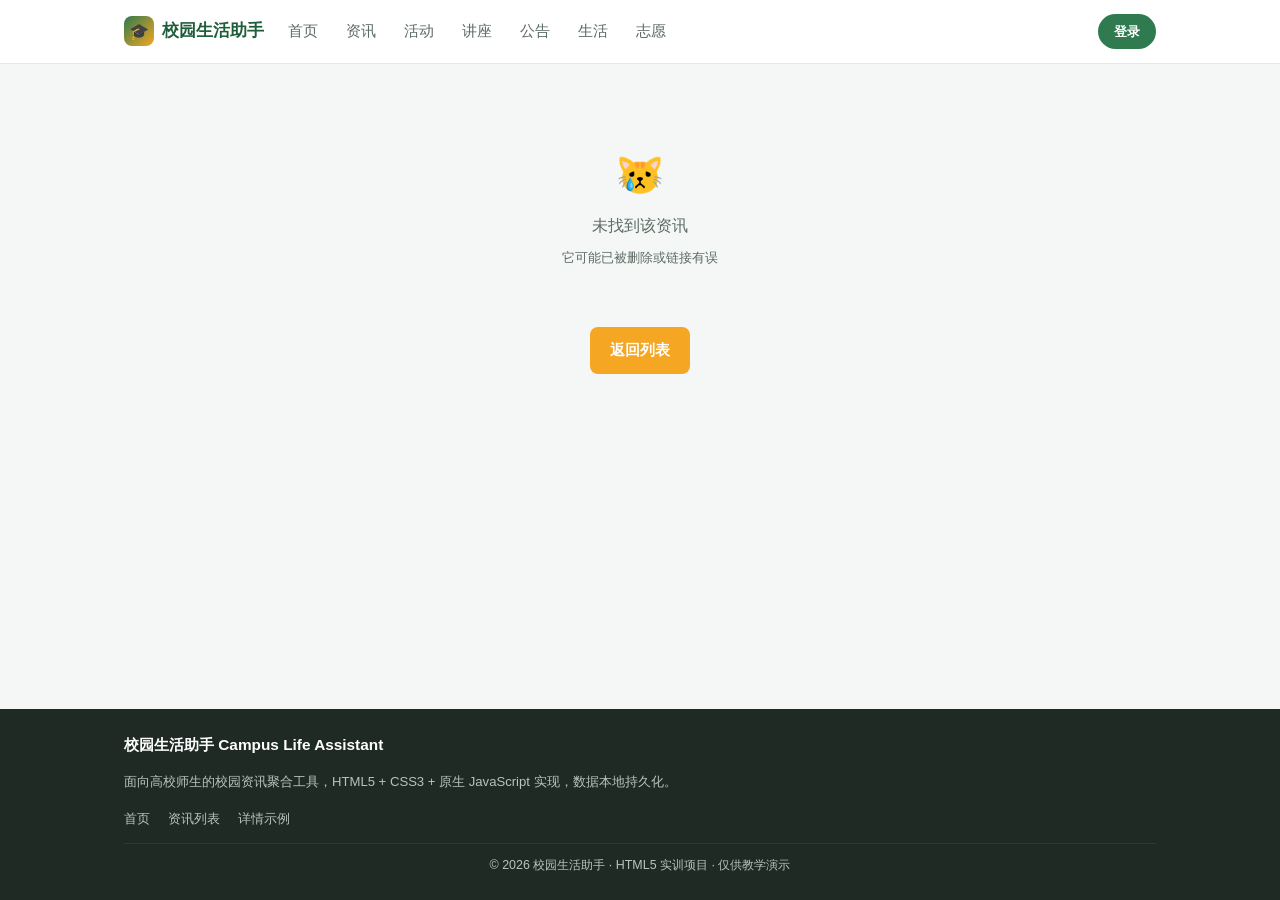
<file: detail.html>
<!DOCTYPE html>
<html lang="zh-CN">
<head>
  <meta charset="UTF-8" />
  <meta name="viewport" content="width=device-width, initial-scale=1.0, viewport-fit=cover" />
  <meta name="description" content="校园资讯详情——查看正文、浏览量统计、发表评论、校园之声播放" />
  <title>资讯详情 - 校园生活助手</title>
  <link rel="stylesheet" href="css/style.css" />
</head>
<body>

  <!-- ============ 头部导航 ============ -->
  <header class="site-header">
    <div class="container">
      <a class="logo" href="index.html">
        <span class="logo-icon">🎓</span>
        <span>校园生活助手</span>
      </a>
      <nav class="main-nav" aria-label="主导航">
        <a href="index.html">首页</a>
        <a href="list.html">资讯</a>
        <a href="list.html?category=校园活动&v=2">活动</a>
        <a href="list.html?category=学术讲座&v=2">讲座</a>
        <a href="list.html?category=校园公告&v=2">公告</a>
        <a href="list.html?category=校园生活&v=2">生活</a>
        <a href="list.html?category=志愿服务&v=2">志愿</a>
      </nav>
      <!-- 登录态区域：由 common.js 渲染 -->
      <div class="auth-area" id="authArea"></div>
    </div>
  </header>

  <!-- ============ 主区域 ============ -->
  <main class="container">

    <!-- 返回链接 -->
    <p style="margin:14px 0"><a href="list.html" style="color:var(--color-primary);font-size:0.88rem">← 返回资讯列表</a></p>

    <!-- 详情布局：主内容 + 侧栏（桌面端两栏） -->
    <div class="detail-layout">
      <!-- 主内容 -->
      <article>
        <!-- 封面 -->
        <div class="detail-cover" id="detailCover"></div>
        <!-- 操作按钮（自定义文章才显示） -->
        <div id="detailActions" style="margin-bottom:8px"></div>
        <!-- 标签 + 标题 -->
        <span class="detail-tag" id="detailTag"></span>
        <h1 class="detail-title" id="detailTitle"></h1>
        <!-- 元信息 -->
        <div class="detail-meta" id="detailMeta"></div>
        <!-- 正文 -->
        <div class="detail-content" id="detailContent"></div>

        <!-- 校园之声播放器（Web Audio 合成，离线可用） -->
        <section class="media-box" aria-label="校园之声">
          <h4>📻 校园之声 · 报时铃声</h4>
          <p style="font-size:0.82rem;color:var(--color-text-light);margin-bottom:12px">使用 Web Audio API 合成，无需加载音频文件，点击播放。</p>
          <div style="display:flex;align-items:center;gap:12px">
            <button class="btn btn-primary" id="chimeBtn">▶ 播放</button>
            <span id="chimeStatus" style="font-size:0.86rem;color:var(--color-text-light)">校园之声 · 报时铃声</span>
          </div>
        </section>

        <!-- 评论区 -->
        <section class="comments" aria-label="评论区">
          <h3>评论区（<span id="commentCount">0</span>）</h3>
          <div class="comment-list" id="commentList"></div>

          <!-- 评论表单 -->
          <form class="form-card" id="commentForm" novalidate>
            <div class="form-group" data-field="name">
              <label for="c-name">昵称 <span class="req">*</span></label>
              <input id="c-name" name="name" type="text" maxlength="20" placeholder="2-20 字" />
              <div class="err-msg"></div>
            </div>
            <div class="form-group" data-field="body">
              <label for="c-body">评论内容 <span class="req">*</span></label>
              <textarea id="c-body" name="body" maxlength="200" placeholder="2-200 字，文明发言"></textarea>
              <div class="err-msg"></div>
            </div>
            <div class="form-actions">
              <button type="submit" class="btn btn-primary">发表评论</button>
            </div>
          </form>
        </section>
      </article>

      <!-- 侧栏：相关推荐（语义化 aside） -->
      <aside class="detail-aside" aria-label="相关推荐">
        <div class="section-head"><h2>相关推荐</h2></div>
        <div id="relatedBox" style="display:flex;flex-direction:column;gap:10px"></div>
      </aside>
    </div>

  </main>

  <!-- ============ 底部栏 ============ -->
  <footer class="site-footer">
    <div class="container">
      <div class="footer-top">
        <div class="footer-brand">校园生活助手 Campus Life Assistant</div>
        <p class="footer-desc">面向高校师生的校园资讯聚合工具，HTML5 + CSS3 + 原生 JavaScript 实现，数据本地持久化。</p>
        <nav class="footer-links" aria-label="页脚导航">
          <a href="index.html">首页</a>
          <a href="list.html">资讯列表</a>
          <a href="detail.html?id=101">详情示例</a>
        </nav>
      </div>
      <div class="footer-bottom">
        © 2026 校园生活助手 · HTML5 实训项目 · 仅供教学演示
      </div>
    </div>
  </footer>

  <!-- 返回顶部 -->
  <button class="back-top" aria-label="返回顶部">↑</button>

  <!-- 移动端底部 Tab 导航 -->
  <nav class="tabbar" aria-label="底部导航">
    <a href="index.html"><span class="tb-icon">🏠</span>首页</a>
    <a href="list.html"><span class="tb-icon">📰</span>资讯</a>
    <a href="list.html?category=校园活动&v=2"><span class="tb-icon">🎉</span>活动</a>
    <a href="detail.html?id=106"><span class="tb-icon">🔖</span>示例</a>
  </nav>

  <!-- ES6 模块 -->
  <script type="module" src="js/detail.js?v=5"></script>
</body>
</html>
</file>
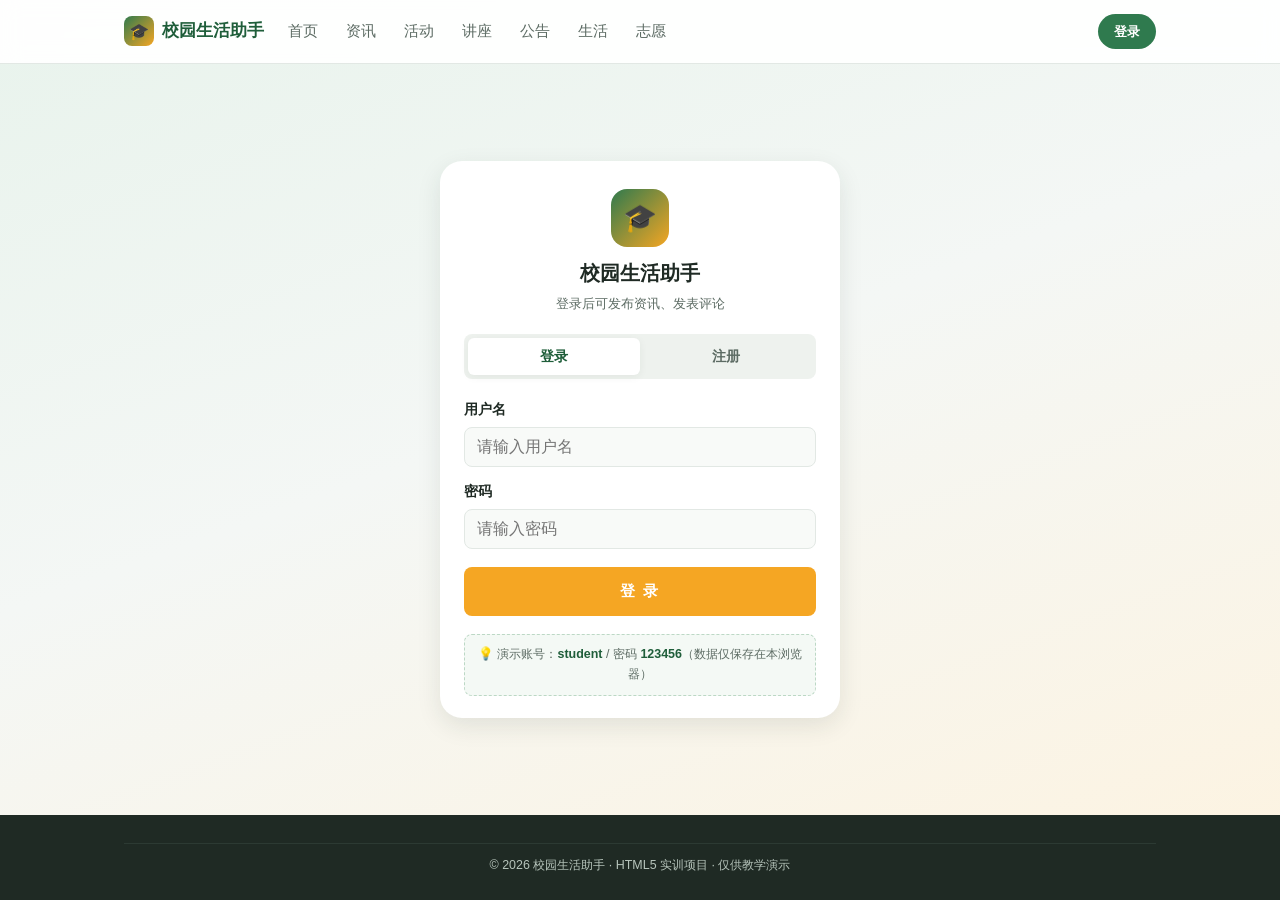
<file: login.html>
<!DOCTYPE html>
<html lang="zh-CN">
<head>
  <meta charset="UTF-8" />
  <meta name="viewport" content="width=device-width, initial-scale=1.0, viewport-fit=cover" />
  <meta name="description" content="校园生活助手登录/注册——账户信息保存在本地浏览器" />
  <title>登录 / 注册 - 校园生活助手</title>
  <link rel="stylesheet" href="css/style.css" />
</head>
<body class="auth-body">

  <!-- ============ 头部导航 ============ -->
  <header class="site-header">
    <div class="container">
      <a class="logo" href="index.html">
        <span class="logo-icon">🎓</span>
        <span>校园生活助手</span>
      </a>
      <nav class="main-nav" aria-label="主导航">
        <a href="index.html">首页</a>
        <a href="list.html">资讯</a>
        <a href="list.html?category=校园活动&v=2">活动</a>
        <a href="list.html?category=学术讲座&v=2">讲座</a>
        <a href="list.html?category=校园公告&v=2">公告</a>
        <a href="list.html?category=校园生活&v=2">生活</a>
        <a href="list.html?category=志愿服务&v=2">志愿</a>
      </nav>
      <!-- 登录态区域：由 common.js 渲染 -->
      <div class="auth-area" id="authArea"></div>
    </div>
  </header>

  <!-- ============ 主区域：登录卡片 ============ -->
  <main class="auth-main">
    <div class="auth-card">

      <div class="auth-card-head">
        <div class="auth-logo">🎓</div>
        <h1>校园生活助手</h1>
        <p>登录后可发布资讯、发表评论</p>
      </div>

      <!-- Tab 切换 -->
      <div class="auth-tabs" role="tablist">
        <button class="auth-tab active" data-target="panel-login" role="tab">登录</button>
        <button class="auth-tab" data-target="panel-register" role="tab">注册</button>
      </div>

      <!-- 登录面板 -->
      <div class="auth-panel active" id="panel-login" role="tabpanel">
        <form id="loginForm" novalidate>
          <div class="form-group" data-field="username">
            <label for="l-username">用户名</label>
            <input id="l-username" name="username" type="text" maxlength="20" placeholder="请输入用户名" autocomplete="username" />
            <div class="err-msg"></div>
          </div>
          <div class="form-group" data-field="password">
            <label for="l-password">密码</label>
            <input id="l-password" name="password" type="password" maxlength="20" placeholder="请输入密码" autocomplete="current-password" />
            <div class="err-msg"></div>
          </div>
          <button type="submit" class="btn btn-primary auth-submit">登 录</button>
        </form>
      </div>

      <!-- 注册面板 -->
      <div class="auth-panel" id="panel-register" role="tabpanel">
        <form id="registerForm" novalidate>
          <div class="form-group" data-field="username">
            <label for="r-username">用户名</label>
            <input id="r-username" name="username" type="text" maxlength="20" placeholder="2-20 位，中英文/数字/下划线" autocomplete="username" />
            <div class="err-msg"></div>
          </div>
          <div class="form-group" data-field="email">
            <label for="r-email">邮箱</label>
            <input id="r-email" name="email" type="email" placeholder="例如 name@campus.edu" autocomplete="email" />
            <div class="err-msg"></div>
          </div>
          <div class="form-group" data-field="password">
            <label for="r-password">密码</label>
            <input id="r-password" name="password" type="password" maxlength="20" placeholder="6-20 位，需含字母和数字" autocomplete="new-password" />
            <div class="err-msg"></div>
          </div>
          <div class="form-group" data-field="confirm">
            <label for="r-confirm">确认密码</label>
            <input id="r-confirm" name="confirm" type="password" maxlength="20" placeholder="请再次输入密码" autocomplete="new-password" />
            <div class="err-msg"></div>
          </div>
          <button type="submit" class="btn btn-primary auth-submit">注 册</button>
        </form>
      </div>

      <!-- 演示账号提示 -->
      <div class="auth-tip">
        💡 演示账号：<strong>student</strong> / 密码 <strong>123456</strong>（数据仅保存在本浏览器）
      </div>

    </div>
  </main>

  <!-- ============ 底部栏 ============ -->
  <footer class="site-footer auth-footer">
    <div class="container">
      <div class="footer-bottom">
        © 2026 校园生活助手 · HTML5 实训项目 · 仅供教学演示
      </div>
    </div>
  </footer>

  <!-- ES6 模块 -->
  <script type="module" src="js/login.js?v=2"></script>
</body>
</html>
</file>
<file: css/style.css>
/* =========================================================
   校园生活助手 - 全局样式表
   设计原则：移动优先 (mobile-first) + 响应式 (≥768px 桌面端)
   说明：所有尺寸使用 rem/vw + 媒体查询，盒模型统一 box-sizing
   ========================================================= */

/* ---------- 全局变量 ---------- */
:root {
  --color-primary: #2f7a4e;        /* 校园绿 */
  --color-primary-dark: #1f5e3a;
  --color-accent: #f5a623;         /* 活力橙 */
  --color-bg: #f4f7f5;
  --color-surface: #ffffff;
  --color-text: #1f2a24;
  --color-text-light: #5c6b63;
  --color-border: #e2e8e4;
  --color-danger: #e0493d;
  --color-success: #2f9e44;
  --radius-sm: 8px;
  --radius-md: 14px;
  --radius-lg: 22px;
  --shadow-sm: 0 2px 8px rgba(31, 46, 36, 0.06);
  --shadow-md: 0 8px 24px rgba(31, 46, 36, 0.10);
  --header-h: 58px;
  --max-w: 1080px;
  --font-sans: "PingFang SC", "Microsoft YaHei", "Helvetica Neue", Arial, sans-serif;
}

/* ---------- 基础重置 ---------- */
*,
*::before,
*::after {
  box-sizing: border-box;
  margin: 0;
  padding: 0;
}

html {
  font-size: 16px;
  -webkit-text-size-adjust: 100%;
  scroll-behavior: smooth;
}

body {
  font-family: var(--font-sans);
  background: var(--color-bg);
  color: var(--color-text);
  line-height: 1.6;
  min-height: 100vh;
  display: flex;
  flex-direction: column;
  /* 防止移动端布局溢出 */
  overflow-x: hidden;
}

img {
  max-width: 100%;
  display: block;
}

a {
  color: inherit;
  text-decoration: none;
}

ul,
ol {
  list-style: none;
}

button {
  font-family: inherit;
  cursor: pointer;
  border: none;
  background: none;
}

input,
textarea,
select {
  font-family: inherit;
  font-size: 1rem;
}

/* 工具类：容器 */
.container {
  width: 100%;
  max-width: var(--max-w);
  margin: 0 auto;
  padding: 0 16px;
}

/* ---------- 头部导航 ---------- */
.site-header {
  position: sticky;
  top: 0;
  z-index: 100;
  background: rgba(255, 255, 255, 0.92);
  backdrop-filter: blur(10px);
  border-bottom: 1px solid var(--color-border);
  height: var(--header-h);
  display: flex;
  align-items: center;
}

.site-header .container {
  display: flex;
  align-items: center;
  justify-content: space-between;
  gap: 12px;
}

.logo {
  display: flex;
  align-items: center;
  gap: 8px;
  font-weight: 700;
  font-size: 1.05rem;
  color: var(--color-primary-dark);
  white-space: nowrap;
}

.logo .logo-icon {
  width: 30px;
  height: 30px;
  border-radius: 8px;
  background: linear-gradient(135deg, var(--color-primary), var(--color-accent));
  display: grid;
  place-items: center;
  color: #fff;
  font-size: 1rem;
}

/* 主导航：移动端默认横向可滚动 */
.main-nav {
  display: flex;
  align-items: center;
  gap: 4px;
  overflow-x: auto;
  scrollbar-width: none;
  /* 占据中间弹性空间，保证右侧登录区不被挤压 */
  flex: 1 1 auto;
  min-width: 0;
}
.main-nav::-webkit-scrollbar { display: none; }

.main-nav a {
  padding: 8px 12px;
  border-radius: var(--radius-sm);
  color: var(--color-text-light);
  font-size: 0.92rem;
  white-space: nowrap;
  transition: color 0.2s, background 0.2s;
}
.main-nav a:hover { color: var(--color-primary); background: #eaf3ec; }
.main-nav a.active {
  color: #fff;
  font-weight: 600;
  background: var(--color-primary);
}
.main-nav a.active:hover { color: #fff; background: var(--color-primary-dark); }

/* 汉堡菜单按钮（仅移动端可见，桌面端隐藏） */
.nav-toggle {
  display: none;
  flex-direction: column;
  gap: 5px;
  padding: 6px;
}
.nav-toggle span {
  width: 22px; height: 2px; background: var(--color-text); border-radius: 2px;
  transition: transform 0.25s, opacity 0.25s;
}

/* ---------- 主区域 ---------- */
main {
  flex: 1 0 auto;
  padding-bottom: 40px;
}

.page-title {
  font-size: 1.4rem;
  font-weight: 700;
  margin: 18px 0 6px;
}
.page-subtitle {
  color: var(--color-text-light);
  font-size: 0.92rem;
  margin-bottom: 16px;
}

/* ---------- 英雄区 ---------- */
.hero {
  position: relative;
  color: #fff;
  border-radius: var(--radius-lg);
  overflow: hidden;
  margin: 16px 0;
  background: linear-gradient(135deg, var(--color-primary-dark), var(--color-primary));
  box-shadow: var(--shadow-md);
  isolation: isolate;
}
.hero-bg {
  position: absolute;
  inset: 0;
  z-index: -1;
  width: 100%; height: 100%;
  object-fit: cover;
  opacity: 0.45;
}
.hero-canvas {
  position: absolute;
  inset: 0;
  z-index: -1;
  width: 100%; height: 100%;
}
.hero-content {
  padding: 30px 20px;
  position: relative;
  z-index: 1;
}
.hero h1 {
  font-size: 1.5rem;
  line-height: 1.3;
  margin-bottom: 10px;
  text-shadow: 0 2px 10px rgba(0, 0, 0, 0.3);
}
.hero p {
  font-size: 0.95rem;
  opacity: 0.92;
  margin-bottom: 18px;
  max-width: 520px;
}
.hero .btn-group { display: flex; gap: 10px; flex-wrap: wrap; }

/* ---------- 按钮 ---------- */
.btn {
  display: inline-flex;
  align-items: center;
  gap: 6px;
  padding: 10px 18px;
  border-radius: var(--radius-sm);
  font-size: 0.92rem;
  font-weight: 600;
  transition: transform 0.15s, box-shadow 0.2s, background 0.2s;
  border: 2px solid transparent;
}
.btn:active { transform: translateY(1px); }
.btn-primary { background: var(--color-accent); color: #fff; }
.btn-primary:hover { background: #e89712; }
.btn-outline { border-color: rgba(255, 255, 255, 0.8); color: #fff; }
.btn-outline:hover { background: rgba(255, 255, 255, 0.12); }
.btn-ghost { background: #eaf3ec; color: var(--color-primary-dark); }
.btn-ghost:hover { background: #d8ece0; }
.btn-danger { background: #fdecea; color: var(--color-danger); }
.btn-danger:hover { background: #f9d9d6; }
.btn-sm { padding: 6px 12px; font-size: 0.82rem; }

/* ---------- 卡片网格 ---------- */
.section-head {
  display: flex;
  align-items: center;
  justify-content: space-between;
  margin: 26px 0 14px;
}
.section-head h2 { font-size: 1.15rem; }
.section-head a { color: var(--color-primary); font-size: 0.88rem; font-weight: 600; }

/* 快捷入口卡片 */
.quick-grid {
  display: grid;
  grid-template-columns: repeat(2, 1fr);
  gap: 12px;
}
.quick-card {
  background: var(--color-surface);
  border: 1px solid var(--color-border);
  border-radius: var(--radius-md);
  padding: 16px;
  display: flex;
  align-items: center;
  gap: 12px;
  box-shadow: var(--shadow-sm);
  transition: transform 0.18s, box-shadow 0.18s;
}
.quick-card:hover { transform: translateY(-3px); box-shadow: var(--shadow-md); }
.quick-card .qc-icon {
  width: 44px; height: 44px;
  border-radius: 12px;
  display: grid; place-items: center;
  font-size: 1.3rem;
  background: linear-gradient(135deg, var(--color-primary), #4ca06a);
  color: #fff;
  flex-shrink: 0;
}
.quick-card .qc-text strong { display: block; font-size: 0.98rem; }
.quick-card .qc-text span { font-size: 0.78rem; color: var(--color-text-light); }

/* Canvas 图表卡片 */
.chart-card {
  background: var(--color-surface);
  border: 1px solid var(--color-border);
  border-radius: var(--radius-md);
  padding: 18px;
  box-shadow: var(--shadow-sm);
  margin-top: 16px;
}
.chart-card h3 { font-size: 1.05rem; margin-bottom: 4px; }
.chart-card .chart-desc { color: var(--color-text-light); font-size: 0.82rem; margin-bottom: 14px; }
.chart-wrap { position: relative; width: 100%; height: 220px; }
#statsCanvas { width: 100%; height: 100%; }

/* ---------- 资讯卡片 ---------- */
.article-list {
  display: grid;
  grid-template-columns: 1fr;
  gap: 14px;
}
.article-card {
  background: var(--color-surface);
  border: 1px solid var(--color-border);
  border-radius: var(--radius-md);
  overflow: hidden;
  box-shadow: var(--shadow-sm);
  transition: transform 0.18s, box-shadow 0.18s;
  display: flex;
  flex-direction: column;
}
.article-card:hover { transform: translateY(-3px); box-shadow: var(--shadow-md); }
.article-card .ac-media {
  position: relative;
  width: 100%;
  aspect-ratio: 16 / 9;
  background: #eef2ee;
  overflow: hidden;
}
.article-card .ac-media img {
  width: 100%; height: 100%; object-fit: cover;
  transition: transform 0.4s;
}
.article-card:hover .ac-media img { transform: scale(1.04); }
.ac-tag {
  position: absolute;
  top: 10px; left: 10px;
  background: rgba(47, 122, 78, 0.92);
  color: #fff;
  font-size: 0.72rem;
  padding: 3px 10px;
  border-radius: 20px;
}
.article-card .ac-body { padding: 14px; flex: 1; display: flex; flex-direction: column; }
.article-card h3 {
  font-size: 1.02rem;
  line-height: 1.4;
  margin-bottom: 6px;
  /* 两行截断 */
  display: -webkit-box;
  -webkit-line-clamp: 2;
  line-clamp: 2;
  -webkit-box-orient: vertical;
  overflow: hidden;
}
.article-card .ac-summary {
  font-size: 0.86rem;
  color: var(--color-text-light);
  margin-bottom: 10px;
  display: -webkit-box;
  -webkit-line-clamp: 2;
  line-clamp: 2;
  -webkit-box-orient: vertical;
  overflow: hidden;
}
.article-card .ac-meta {
  display: flex;
  justify-content: space-between;
  align-items: center;
  font-size: 0.76rem;
  color: var(--color-text-light);
  margin-top: auto;
  gap: 8px;
}
.ac-meta .views { display: inline-flex; align-items: center; gap: 3px; }
.ac-actions { display: flex; gap: 6px; margin-top: 8px; }

/* ---------- 列表页工具栏 ---------- */
.toolbar {
  background: var(--color-surface);
  border: 1px solid var(--color-border);
  border-radius: var(--radius-md);
  padding: 12px;
  box-shadow: var(--shadow-sm);
  margin-bottom: 16px;
  display: flex;
  flex-direction: column;
  gap: 10px;
}
.search-box {
  position: relative;
}
.search-box input {
  width: 100%;
  padding: 10px 12px 10px 36px;
  border: 1px solid var(--color-border);
  border-radius: var(--radius-sm);
  background: #f8faf8;
  transition: border 0.2s, box-shadow 0.2s;
}
.search-box input:focus {
  outline: none;
  border-color: var(--color-primary);
  box-shadow: 0 0 0 3px rgba(47, 122, 78, 0.15);
}
.search-box .search-icon {
  position: absolute;
  left: 11px; top: 50%;
  transform: translateY(-50%);
  color: var(--color-text-light);
}
.filter-row {
  display: flex;
  gap: 8px;
  flex-wrap: wrap;
  align-items: center;
}
.chip {
  padding: 6px 12px;
  border-radius: 20px;
  background: #eef2ee;
  font-size: 0.82rem;
  color: var(--color-text-light);
  border: 1px solid transparent;
  transition: all 0.18s;
}
.chip:hover { background: #e0eae2; }
.chip.active { background: var(--color-primary); color: #fff; }
.sort-select {
  margin-left: auto;
  padding: 6px 10px;
  border: 1px solid var(--color-border);
  border-radius: var(--radius-sm);
  background: #fff;
  font-size: 0.82rem;
}

/* 空状态 */
.empty-state {
  text-align: center;
  padding: 40px 20px;
  color: var(--color-text-light);
}
.empty-state .emoji { font-size: 2.4rem; display: block; margin-bottom: 8px; }

/* ---------- 详情页 ---------- */
.detail-cover {
  width: 100%;
  aspect-ratio: 16 / 9;
  border-radius: var(--radius-md);
  overflow: hidden;
  margin-bottom: 16px;
  background: #eef2ee;
}
.detail-cover img { width: 100%; height: 100%; object-fit: cover; }
.detail-tag { color: var(--color-primary); font-size: 0.82rem; font-weight: 600; }
.detail-title { font-size: 1.4rem; line-height: 1.4; margin: 6px 0; }
.detail-meta {
  display: flex; flex-wrap: wrap; gap: 12px;
  font-size: 0.82rem; color: var(--color-text-light);
  padding-bottom: 14px; border-bottom: 1px solid var(--color-border);
  margin-bottom: 16px;
}
.detail-content {
  font-size: 0.98rem;
  line-height: 1.85;
  color: #2c3a33;
  white-space: pre-wrap;
}
.detail-content p { margin-bottom: 1em; }

/* 详情页多媒体播放器 */
.media-box {
  background: var(--color-surface);
  border: 1px solid var(--color-border);
  border-radius: var(--radius-md);
  padding: 14px;
  margin-top: 20px;
  box-shadow: var(--shadow-sm);
}
.media-box h4 { font-size: 0.95rem; margin-bottom: 10px; display: flex; align-items: center; gap: 6px; }
.media-box audio { width: 100%; }

/* ---------- 评论区 ---------- */
.comments { margin-top: 28px; }
.comments h3 { font-size: 1.1rem; margin-bottom: 14px; }
.comment-list { display: flex; flex-direction: column; gap: 12px; margin-bottom: 18px; }
.comment-item {
  background: var(--color-surface);
  border: 1px solid var(--color-border);
  border-radius: var(--radius-sm);
  padding: 12px 14px;
  box-shadow: var(--shadow-sm);
}
.comment-item .ci-head {
  display: flex; justify-content: space-between; align-items: center;
  margin-bottom: 6px;
}
.comment-item .ci-name { font-weight: 600; font-size: 0.9rem; color: var(--color-primary-dark); }
.comment-item .ci-time { font-size: 0.74rem; color: var(--color-text-light); }
.comment-item .ci-body { font-size: 0.9rem; color: #2c3a33; }

/* ---------- 表单 ---------- */
.form-card {
  background: var(--color-surface);
  border: 1px solid var(--color-border);
  border-radius: var(--radius-md);
  padding: 18px;
  box-shadow: var(--shadow-sm);
}
.form-group { margin-bottom: 14px; }
.form-group label {
  display: block;
  font-size: 0.86rem;
  font-weight: 600;
  margin-bottom: 6px;
}
.form-group label .req { color: var(--color-danger); }
.form-group input,
.form-group textarea,
.form-group select {
  width: 100%;
  padding: 10px 12px;
  border: 1px solid var(--color-border);
  border-radius: var(--radius-sm);
  background: #f8faf8;
  transition: border 0.2s, box-shadow 0.2s;
}
.form-group input:focus,
.form-group textarea:focus,
.form-group select:focus {
  outline: none;
  border-color: var(--color-primary);
  box-shadow: 0 0 0 3px rgba(47, 122, 78, 0.15);
}
.form-group textarea { resize: vertical; min-height: 96px; }
.form-group .hint { font-size: 0.76rem; color: var(--color-text-light); margin-top: 4px; }
.form-group .err-msg {
  font-size: 0.76rem; color: var(--color-danger); margin-top: 4px;
  display: none;
}
.form-group.has-error input,
.form-group.has-error textarea,
.form-group.has-error select {
  border-color: var(--color-danger);
  background: #fef6f5;
}
.form-group.has-error .err-msg { display: block; }

.form-actions { display: flex; gap: 10px; margin-top: 6px; }

/* ---------- 模态框 ---------- */
.modal-mask {
  position: fixed; inset: 0;
  background: rgba(20, 30, 25, 0.55);
  backdrop-filter: blur(2px);
  display: none;
  align-items: flex-end;
  justify-content: center;
  z-index: 200;
  padding: 16px;
}
.modal-mask.show { display: flex; }
.modal {
  background: var(--color-surface);
  border-radius: var(--radius-md) var(--radius-md) 0 0;
  width: 100%;
  max-width: 560px;
  max-height: 90vh;
  overflow-y: auto;
  padding: 18px;
  animation: slideUp 0.25s ease;
}
.modal-head {
  display: flex; justify-content: space-between; align-items: center;
  margin-bottom: 14px;
}
.modal-head h3 { font-size: 1.1rem; }
.modal-close {
  width: 32px; height: 32px; border-radius: 50%;
  display: grid; place-items: center;
  font-size: 1.3rem; color: var(--color-text-light);
}
.modal-close:hover { background: #eef2ee; }

@keyframes slideUp {
  from { transform: translateY(40px); opacity: 0; }
  to { transform: translateY(0); opacity: 1; }
}

/* ---------- Toast 提示 ---------- */
.toast {
  position: fixed;
  left: 50%; bottom: 80px;
  transform: translateX(-50%) translateY(20px);
  background: rgba(31, 42, 36, 0.92);
  color: #fff;
  padding: 10px 18px;
  border-radius: var(--radius-sm);
  font-size: 0.86rem;
  z-index: 300;
  opacity: 0;
  transition: opacity 0.25s, transform 0.25s;
  pointer-events: none;
}
.toast.show { opacity: 1; transform: translateX(-50%) translateY(0); }

/* ---------- 确认弹窗（删除等） ---------- */
.confirm-mask {
  position: fixed; inset: 0;
  background: rgba(20, 30, 25, 0.5);
  display: none;
  align-items: center; justify-content: center;
  z-index: 250; padding: 20px;
}
.confirm-mask.show { display: flex; }
.confirm-box {
  background: #fff;
  border-radius: var(--radius-md);
  padding: 22px;
  width: 100%; max-width: 320px;
  text-align: center;
}
.confirm-box p { margin-bottom: 18px; }
.confirm-box .form-actions { justify-content: center; }

/* ---------- 返回顶部 ---------- */
.back-top {
  position: fixed;
  right: 16px; bottom: 76px;
  width: 42px; height: 42px;
  border-radius: 50%;
  background: var(--color-primary);
  color: #fff;
  display: grid; place-items: center;
  box-shadow: var(--shadow-md);
  opacity: 0; pointer-events: none;
  transition: opacity 0.2s, transform 0.2s;
  z-index: 90;
}
.back-top.show { opacity: 1; pointer-events: auto; }
.back-top:hover { transform: translateY(-3px); }

/* ---------- 底部栏 ---------- */
.site-footer {
  background: #1f2a24;
  color: #b6c4bb;
  padding: 24px 0 80px;
  margin-top: auto;
}
.site-footer .container { display: flex; flex-direction: column; gap: 10px; }
.footer-top { display: flex; flex-direction: column; gap: 14px; }
.footer-brand { font-size: 0.96rem; color: #fff; font-weight: 700; }
.footer-desc { font-size: 0.82rem; line-height: 1.7; }
.footer-links { display: flex; gap: 18px; flex-wrap: wrap; font-size: 0.84rem; }
.footer-links a:hover { color: #fff; }
.footer-bottom {
  border-top: 1px solid #2c3a33;
  padding-top: 12px; margin-top: 4px;
  font-size: 0.78rem; text-align: center;
}

/* ---------- 底部固定 Tab 导航（移动端） ---------- */
.tabbar {
  display: flex;
  position: fixed;
  bottom: 0; left: 0; right: 0;
  background: rgba(255, 255, 255, 0.95);
  backdrop-filter: blur(10px);
  border-top: 1px solid var(--color-border);
  z-index: 95;
}
.tabbar a {
  flex: 1;
  text-align: center;
  padding: 8px 0 10px;
  font-size: 0.72rem;
  color: var(--color-text-light);
}
.tabbar a .tb-icon { display: block; font-size: 1.15rem; margin-bottom: 2px; }
.tabbar a.active { color: var(--color-primary); }

/* ---------- 加载骨架 ---------- */
.skeleton {
  background: linear-gradient(90deg, #eef2ee 25%, #e7ece8 37%, #eef2ee 63%);
  background-size: 400% 100%;
  animation: shimmer 1.4s ease infinite;
  border-radius: var(--radius-sm);
}
@keyframes shimmer {
  0% { background-position: 100% 0; }
  100% { background-position: -100% 0; }
}

/* ---------- 头部登录区 ---------- */
.auth-area {
  flex: 0 0 auto;
  display: flex;
  align-items: center;
}

/* 未登录：登录按钮 */
.auth-login {
  padding: 7px 16px;
  border-radius: 20px;
  background: var(--color-primary);
  color: #fff;
  font-size: 0.84rem;
  font-weight: 600;
  white-space: nowrap;
  transition: background 0.2s, transform 0.15s;
}
.auth-login:hover { background: var(--color-primary-dark); }
.auth-login:active { transform: scale(0.96); }

/* 已登录：用户菜单 */
.user-menu {
  display: flex;
  align-items: center;
  gap: 8px;
}
.user-avatar {
  width: 30px; height: 30px;
  border-radius: 50%;
  background: linear-gradient(135deg, var(--color-primary), var(--color-accent));
  color: #fff;
  display: grid;
  place-items: center;
  font-size: 0.86rem;
  font-weight: 700;
}
.user-name {
  font-size: 0.86rem;
  font-weight: 600;
  color: var(--color-text);
  max-width: 90px;
  overflow: hidden;
  text-overflow: ellipsis;
  white-space: nowrap;
}
.logout-btn {
  padding: 5px 12px;
  border-radius: 16px;
  background: #f1f4f2;
  color: var(--color-text-light);
  font-size: 0.78rem;
  transition: background 0.2s, color 0.2s;
}
.logout-btn:hover { background: #fdecea; color: var(--color-danger); }

/* ---------- 登录/注册页 ---------- */
.auth-body {
  background: linear-gradient(160deg, #e8f3ec 0%, #f4f7f5 45%, #fdf3e0 100%);
}

.auth-main {
  flex: 1 0 auto;
  display: flex;
  align-items: center;
  justify-content: center;
  padding: 28px 16px;
}

.auth-card {
  width: 100%;
  max-width: 400px;
  background: var(--color-surface);
  border-radius: var(--radius-lg);
  padding: 28px 24px 22px;
  box-shadow: var(--shadow-md);
  animation: cardIn 0.4s ease;
}
@keyframes cardIn {
  from { transform: translateY(16px); opacity: 0; }
  to { transform: translateY(0); opacity: 1; }
}

.auth-card-head {
  text-align: center;
  margin-bottom: 20px;
}
.auth-logo {
  width: 58px; height: 58px;
  margin: 0 auto 10px;
  border-radius: 16px;
  background: linear-gradient(135deg, var(--color-primary), var(--color-accent));
  display: grid;
  place-items: center;
  font-size: 1.7rem;
}
.auth-card-head h1 { font-size: 1.25rem; margin-bottom: 4px; }
.auth-card-head p { font-size: 0.84rem; color: var(--color-text-light); }

/* Tab 条 */
.auth-tabs {
  display: flex;
  background: #eef2ee;
  border-radius: var(--radius-sm);
  padding: 4px;
  margin-bottom: 20px;
}
.auth-tab {
  flex: 1;
  padding: 9px 0;
  border-radius: 6px;
  font-size: 0.9rem;
  font-weight: 600;
  color: var(--color-text-light);
  transition: background 0.2s, color 0.2s;
}
.auth-tab.active {
  background: #fff;
  color: var(--color-primary-dark);
  box-shadow: var(--shadow-sm);
}

/* 面板切换 */
.auth-panel { display: none; }
.auth-panel.active { display: block; animation: fadeIn 0.25s ease; }
@keyframes fadeIn {
  from { opacity: 0; transform: translateY(6px); }
  to { opacity: 1; transform: translateY(0); }
}

.auth-submit {
  width: 100%;
  justify-content: center;
  padding: 12px;
  font-size: 0.96rem;
  margin-top: 4px;
  letter-spacing: 2px;
}

.auth-tip {
  margin-top: 18px;
  padding: 10px 12px;
  background: #f4f9f5;
  border: 1px dashed #bcd8c5;
  border-radius: var(--radius-sm);
  font-size: 0.78rem;
  color: var(--color-text-light);
  text-align: center;
  line-height: 1.6;
}
.auth-tip strong { color: var(--color-primary-dark); }

.auth-footer { padding-bottom: 20px; }

/* =========================================================
   首页扩展板块：焦点头条 / 数字看板 / 排行榜 / 时间线 / 每日一句 / 特色
   ========================================================= */

/* ---------- 焦点头条 ---------- */
.focus-banner {
  display: block;
  background: var(--color-surface);
  border-radius: var(--radius-md);
  overflow: hidden;
  box-shadow: var(--shadow-md);
  transition: transform 0.25s, box-shadow 0.25s;
}
.focus-banner:hover { transform: translateY(-3px); box-shadow: 0 12px 30px rgba(31,46,36,0.16); }
.fb-media { position: relative; aspect-ratio: 16/9; background: #dfe8e2; overflow: hidden; }
.fb-media img { width: 100%; height: 100%; object-fit: cover; display: block; }
.fb-body { padding: 16px 18px 18px; }
.fb-tag {
  display: inline-block;
  font-size: 0.75rem;
  color: #fff;
  background: var(--color-primary);
  padding: 3px 10px;
  border-radius: 20px;
  margin-bottom: 10px;
}
.fb-body h3 { font-size: 1.2rem; color: var(--color-text); margin-bottom: 8px; line-height: 1.4; }
.fb-body p { color: var(--color-text-light); font-size: 0.9rem; line-height: 1.6; margin-bottom: 12px; }
.fb-more { color: var(--color-primary); font-weight: 600; font-size: 0.9rem; }

/* ---------- 数字看板 ---------- */
.stats-strip {
  display: grid;
  grid-template-columns: repeat(2, 1fr);
  gap: 12px;
  background: linear-gradient(135deg, var(--color-primary) 0%, var(--color-primary-dark) 100%);
  border-radius: var(--radius-md);
  padding: 20px 12px;
}
.stat-item { text-align: center; color: #fff; }
.stat-num { display: block; font-size: 1.7rem; font-weight: 700; line-height: 1.2; }
.stat-label { font-size: 0.82rem; opacity: 0.88; }

/* ---------- 热门排行榜 ---------- */
.rank-box { display: flex; flex-direction: column; gap: 8px; }
.rank-item {
  display: flex;
  align-items: center;
  gap: 12px;
  background: var(--color-surface);
  border: 1px solid var(--color-border);
  border-radius: var(--radius-sm);
  padding: 10px 14px;
  text-decoration: none;
  transition: border-color 0.2s, transform 0.2s;
}
.rank-item:hover { border-color: var(--color-primary); transform: translateX(3px); }
.rank-no {
  flex: 0 0 26px;
  width: 26px; height: 26px;
  display: grid; place-items: center;
  border-radius: 50%;
  background: #eef2ef;
  color: var(--color-text-light);
  font-weight: 700;
  font-size: 0.85rem;
}
.rank-no.top1 { background: #f5c518; color: #6b4f00; }
.rank-no.top2 { background: #c0c7cc; color: #434b51; }
.rank-no.top3 { background: #d08a4e; color: #fff; }
.rank-title { flex: 1 1 auto; color: var(--color-text); font-size: 0.92rem; overflow: hidden; text-overflow: ellipsis; white-space: nowrap; }
.rank-cat { font-size: 0.75rem; color: var(--color-text-light); background: #eef2ef; padding: 2px 8px; border-radius: 12px; }
.rank-views { flex: 0 0 auto; font-size: 0.82rem; color: var(--color-text-light); }

/* ---------- 时间线 ---------- */
.timeline { position: relative; padding-left: 8px; }
.tl-item {
  position: relative;
  display: flex;
  gap: 14px;
  padding: 0 0 18px 20px;
  text-decoration: none;
}
.tl-item:not(:last-child)::before {
  content: '';
  position: absolute;
  left: 5px; top: 14px; bottom: -2px;
  width: 2px;
  background: var(--color-border);
}
.tl-dot {
  position: absolute;
  left: 0; top: 4px;
  width: 12px; height: 12px;
  border-radius: 50%;
  background: var(--color-primary);
  border: 2px solid #fff;
  box-shadow: 0 0 0 2px var(--color-primary);
}
.tl-content { display: flex; flex-direction: column; gap: 3px; min-width: 0; }
.tl-title { color: var(--color-text); font-size: 0.92rem; line-height: 1.45; }
.tl-item:hover .tl-title { color: var(--color-primary); }
.tl-meta { font-size: 0.78rem; color: var(--color-text-light); }

/* ---------- 每日一句 ---------- */
.quote-section { margin-top: 8px; }
.quote-card {
  position: relative;
  background: linear-gradient(135deg, #fff8ec 0%, #fdeed3 100%);
  border-radius: var(--radius-md);
  padding: 28px 24px 22px;
  text-align: center;
  opacity: 0;
  transform: translateY(8px);
  transition: opacity 0.45s, transform 0.45s;
}
.quote-card.show { opacity: 1; transform: translateY(0); }
.quote-mark { position: absolute; top: 4px; left: 16px; font-size: 2.6rem; color: var(--color-accent); opacity: 0.55; line-height: 1; }
.quote-card p { font-size: 1.08rem; color: #6b4f1d; line-height: 1.7; margin-bottom: 10px; }
.quote-author { font-size: 0.85rem; color: #a07c3f; }

/* ---------- 平台特色 ---------- */
.feature-grid { display: grid; grid-template-columns: 1fr; gap: 14px; }
.feature-card {
  background: var(--color-surface);
  border: 1px solid var(--color-border);
  border-radius: var(--radius-md);
  padding: 22px 20px;
  text-align: center;
  transition: transform 0.25s, box-shadow 0.25s;
}
.feature-card:hover { transform: translateY(-4px); box-shadow: var(--shadow-md); }
.fc-emoji { font-size: 2rem; margin-bottom: 10px; }
.feature-card h3 { font-size: 1.05rem; color: var(--color-text); margin-bottom: 8px; }
.feature-card p { font-size: 0.88rem; color: var(--color-text-light); line-height: 1.65; }

/* =========================================================
   响应式：桌面端 (≥768px)
   ========================================================= */
@media (min-width: 768px) {
  :root { --header-h: 64px; }

  .container { padding: 0 24px; }

  .hero-content { padding: 48px 36px; }
  .hero h1 { font-size: 2.1rem; }
  .hero p { font-size: 1.02rem; }

  .quick-grid { grid-template-columns: repeat(3, 1fr); }

  .article-list { grid-template-columns: repeat(2, 1fr); }

  .toolbar { flex-direction: row; align-items: center; flex-wrap: wrap; }
  .search-box { flex: 1; min-width: 220px; }

  .page-title { font-size: 1.7rem; margin-top: 26px; }
  .page-subtitle { font-size: 1rem; }

  .detail-title { font-size: 1.8rem; }

  .modal-mask { align-items: center; }
  .modal { border-radius: var(--radius-md); }
  .modal-head h3 { font-size: 1.2rem; }

  /* 桌面端隐藏底部 tabbar */
  .tabbar { display: none; }
  .site-footer { padding-bottom: 24px; }

  /* 桌面端导航不再横向滚动 */
  .main-nav { overflow: visible; }

  /* 焦点头条：左图右文并排 */
  .focus-banner { display: grid; grid-template-columns: 1.2fr 1fr; }
  .fb-media { aspect-ratio: auto; height: 100%; min-height: 240px; }
  .fb-body { display: flex; flex-direction: column; justify-content: center; padding: 28px 30px; }
  .fb-body h3 { font-size: 1.35rem; }

  /* 数字看板：一行四列 */
  .stats-strip { grid-template-columns: repeat(4, 1fr); padding: 28px 20px; }
  .stat-num { font-size: 2.1rem; }

  /* 平台特色：三列 */
  .feature-grid { grid-template-columns: repeat(3, 1fr); }

  /* 详情页：内容两栏（主内容 + 侧栏） */
  .detail-layout {
    display: grid;
    grid-template-columns: 1fr 280px;
    gap: 24px;
    align-items: start;
  }
  .detail-aside { position: sticky; top: calc(var(--header-h) + 16px); }
}

@media (min-width: 1024px) {
  .article-list { grid-template-columns: repeat(3, 1fr); }
  .quick-grid { grid-template-columns: repeat(5, 1fr); }
}

/* 小屏手机：头部进一步紧凑，隐藏用户名只留头像 */
@media (max-width: 420px) {
  .site-header .container { gap: 6px; padding: 0 10px; }
  .main-nav a { padding: 8px 9px; }
  .user-name { display: none; }
  .auth-card { padding: 24px 18px 18px; }
}

/* ---------- 减弱动画（无障碍） ---------- */
@media (prefers-reduced-motion: reduce) {
  *, *::before, *::after {
    animation-duration: 0.001ms !important;
    transition-duration: 0.001ms !important;
    scroll-behavior: auto !important;
  }
}
</file>
